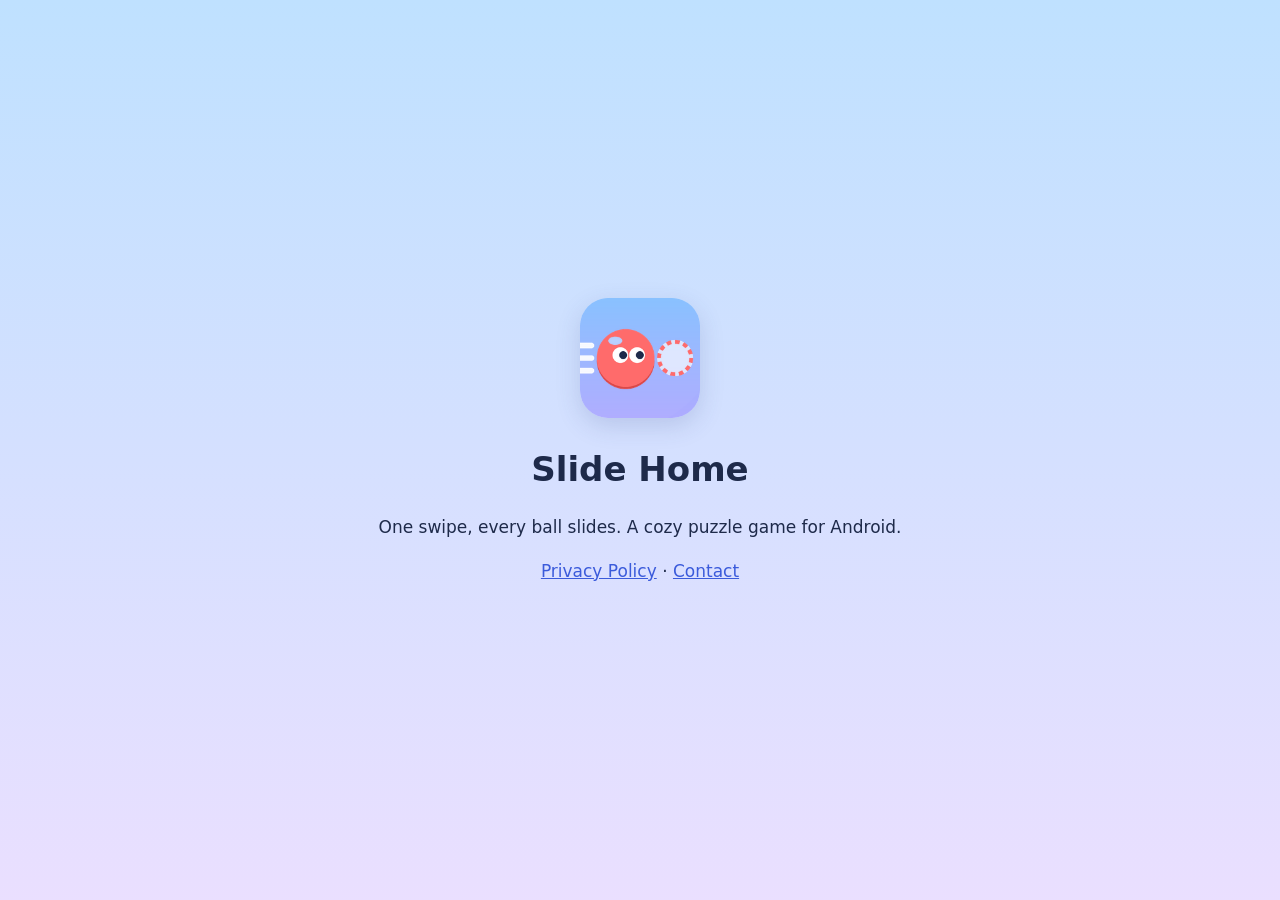
<file: index.html>
<!doctype html>
<html lang="en">
<head>
<meta charset="utf-8" />
<meta name="viewport" content="width=device-width, initial-scale=1" />
<title>Slide Home</title>
<style>
  body { margin: 0; min-height: 100vh; display: flex; align-items: center; justify-content: center; text-align: center;
    font: 17px/1.6 system-ui, -apple-system, "Segoe UI", Roboto, sans-serif; color: #1e2a4a; background: linear-gradient(#bfe1ff, #eadfff); }
  img { width: 120px; height: 120px; border-radius: 28px; box-shadow: 0 8px 24px rgba(60,80,140,.18); }
  h1 { margin: 16px 0 4px; font-size: 34px; }
  a { color: #3b5bdb; }
</style>
</head>
<body>
<main>
  <img src="icon.png" alt="Slide Home" />
  <h1>Slide Home</h1>
  <p>One swipe, every ball slides. A cozy puzzle game for Android.</p>
  <p><a href="privacy.html">Privacy Policy</a> · <a href="mailto:abdurrahmanbulut08@gmail.com">Contact</a></p>
</main>
</body>
</html>
</file>
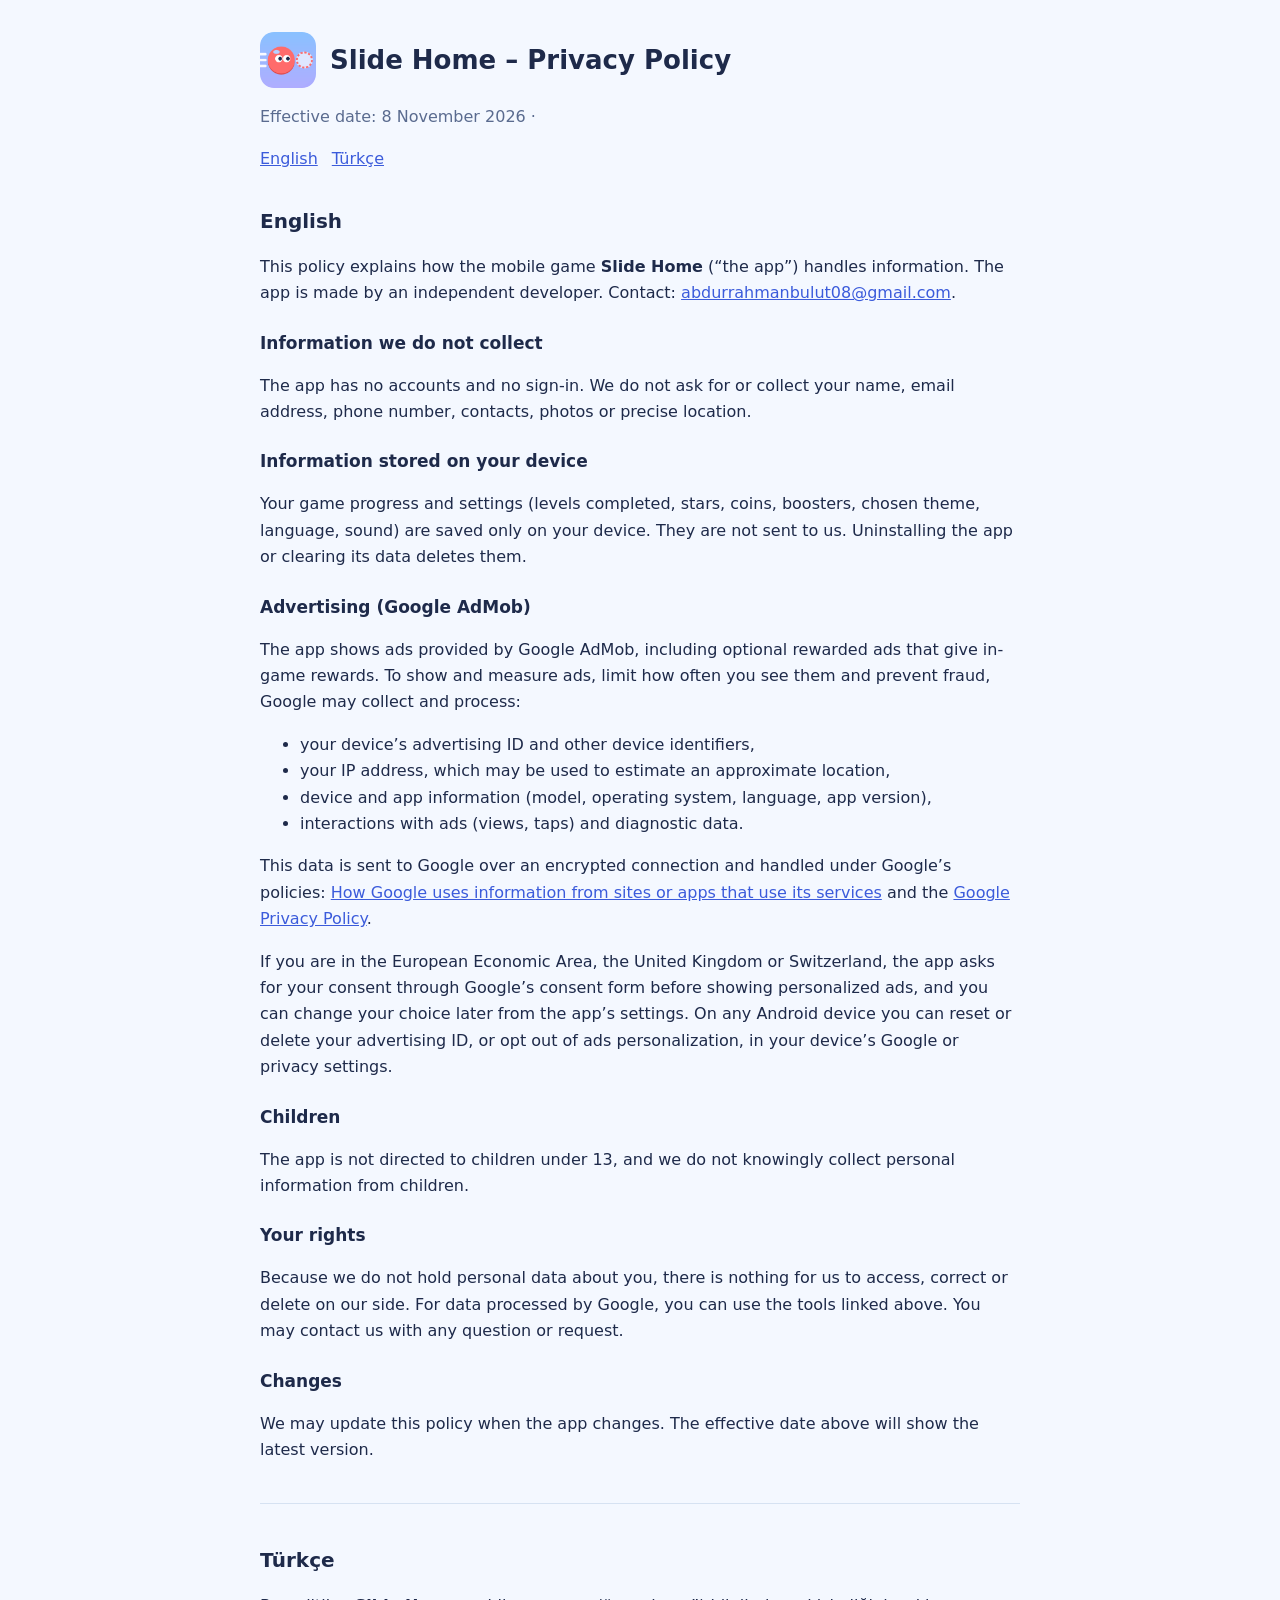
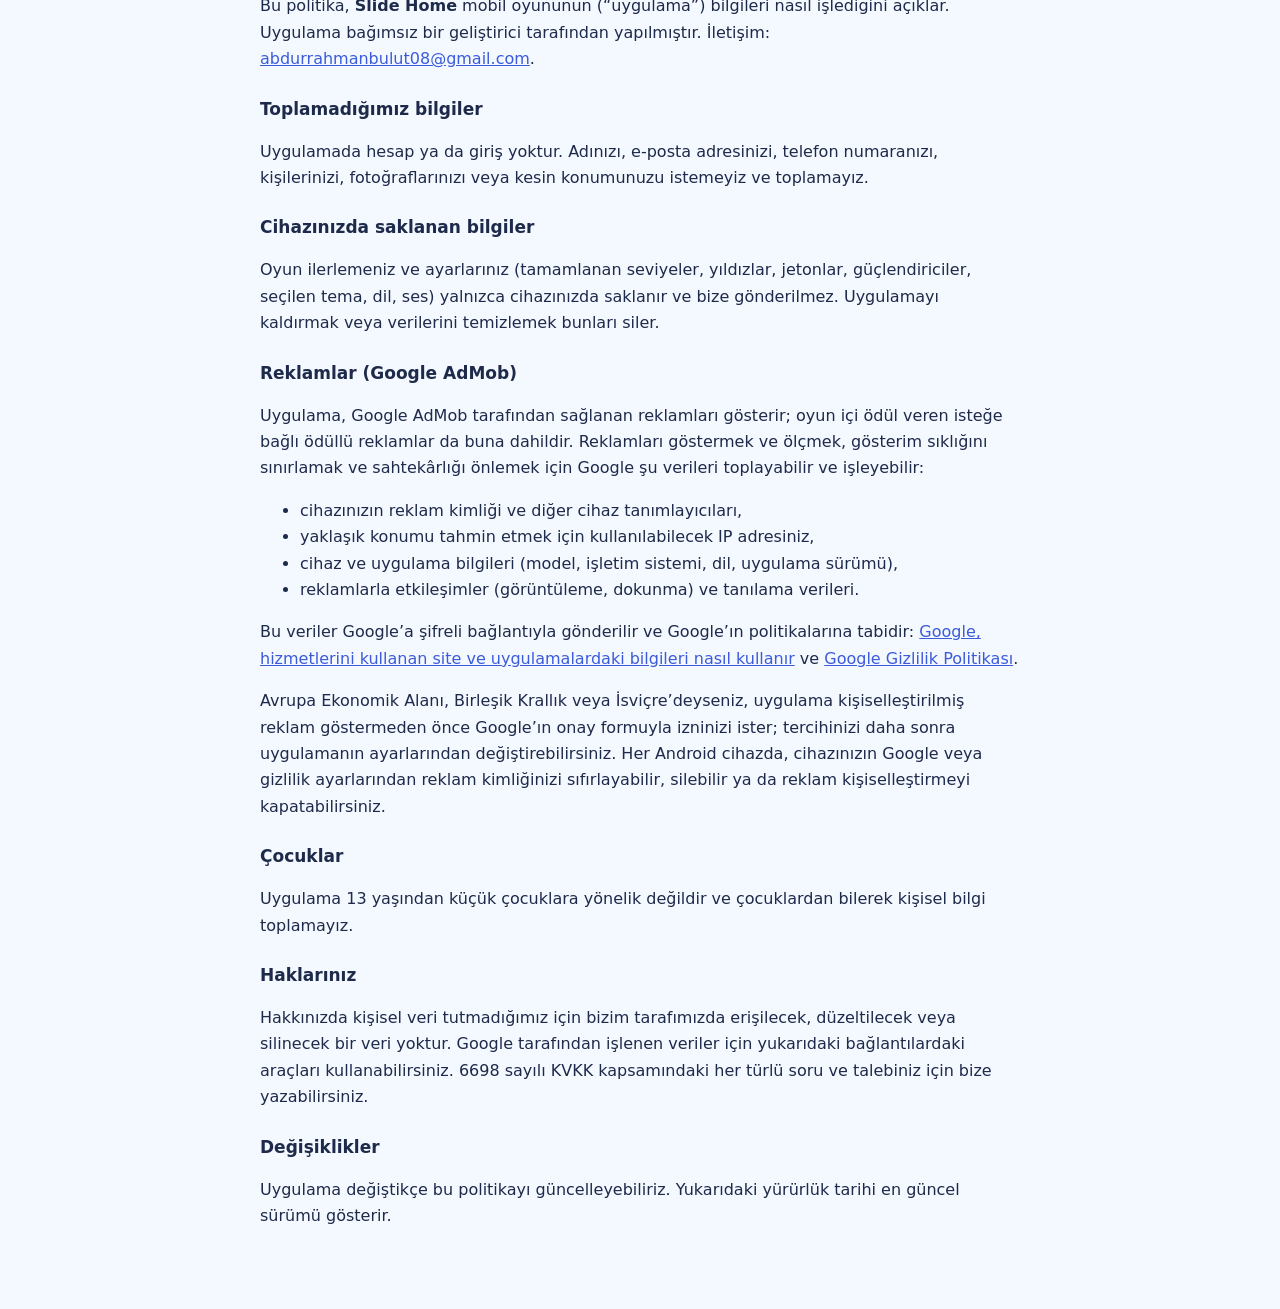
<file: privacy.html>
<!doctype html>
<html lang="en">
<head>
<meta charset="utf-8" />
<meta name="viewport" content="width=device-width, initial-scale=1" />
<title>Slide Home – Privacy Policy</title>
<style>
  body { margin: 0; font: 16px/1.65 system-ui, -apple-system, "Segoe UI", Roboto, sans-serif; color: #1e2a4a; background: #f4f8ff; }
  main { max-width: 760px; margin: 0 auto; padding: 32px 20px 64px; }
  header { display: flex; align-items: center; gap: 14px; margin-bottom: 8px; }
  header img { width: 56px; height: 56px; border-radius: 14px; }
  h1 { font-size: 26px; margin: 0; }
  h2 { font-size: 20px; margin: 32px 0 6px; }
  h3 { font-size: 17px; margin: 22px 0 4px; }
  nav a { margin-right: 14px; }
  .muted { color: #5a6b8f; }
  hr { border: 0; border-top: 1px solid #d6e2f2; margin: 40px 0; }
  a { color: #3b5bdb; }
</style>
</head>
<body>
<main>
<header><img src="icon.png" alt="" /><h1>Slide Home – Privacy Policy</h1></header>
<p class="muted">Effective date: 8 November 2026 · <nav style="display:inline"><a href="#en">English</a><a href="#tr">Türkçe</a></nav></p>

<section id="en">
<h2>English</h2>
<p>This policy explains how the mobile game <strong>Slide Home</strong> (“the app”) handles information. The app is made by an independent developer. Contact: <a href="mailto:abdurrahmanbulut08@gmail.com">abdurrahmanbulut08@gmail.com</a>.</p>

<h3>Information we do not collect</h3>
<p>The app has no accounts and no sign-in. We do not ask for or collect your name, email address, phone number, contacts, photos or precise location.</p>

<h3>Information stored on your device</h3>
<p>Your game progress and settings (levels completed, stars, coins, boosters, chosen theme, language, sound) are saved only on your device. They are not sent to us. Uninstalling the app or clearing its data deletes them.</p>

<h3>Advertising (Google AdMob)</h3>
<p>The app shows ads provided by Google AdMob, including optional rewarded ads that give in-game rewards. To show and measure ads, limit how often you see them and prevent fraud, Google may collect and process:</p>
<ul>
  <li>your device’s advertising ID and other device identifiers,</li>
  <li>your IP address, which may be used to estimate an approximate location,</li>
  <li>device and app information (model, operating system, language, app version),</li>
  <li>interactions with ads (views, taps) and diagnostic data.</li>
</ul>
<p>This data is sent to Google over an encrypted connection and handled under Google’s policies: <a href="https://policies.google.com/technologies/partner-sites">How Google uses information from sites or apps that use its services</a> and the <a href="https://policies.google.com/privacy">Google Privacy Policy</a>.</p>
<p>If you are in the European Economic Area, the United Kingdom or Switzerland, the app asks for your consent through Google’s consent form before showing personalized ads, and you can change your choice later from the app’s settings. On any Android device you can reset or delete your advertising ID, or opt out of ads personalization, in your device’s Google or privacy settings.</p>

<h3>Children</h3>
<p>The app is not directed to children under 13, and we do not knowingly collect personal information from children.</p>

<h3>Your rights</h3>
<p>Because we do not hold personal data about you, there is nothing for us to access, correct or delete on our side. For data processed by Google, you can use the tools linked above. You may contact us with any question or request.</p>

<h3>Changes</h3>
<p>We may update this policy when the app changes. The effective date above will show the latest version.</p>
</section>

<hr />

<section id="tr" lang="tr">
<h2>Türkçe</h2>
<p>Bu politika, <strong>Slide Home</strong> mobil oyununun (“uygulama”) bilgileri nasıl işlediğini açıklar. Uygulama bağımsız bir geliştirici tarafından yapılmıştır. İletişim: <a href="mailto:abdurrahmanbulut08@gmail.com">abdurrahmanbulut08@gmail.com</a>.</p>

<h3>Toplamadığımız bilgiler</h3>
<p>Uygulamada hesap ya da giriş yoktur. Adınızı, e-posta adresinizi, telefon numaranızı, kişilerinizi, fotoğraflarınızı veya kesin konumunuzu istemeyiz ve toplamayız.</p>

<h3>Cihazınızda saklanan bilgiler</h3>
<p>Oyun ilerlemeniz ve ayarlarınız (tamamlanan seviyeler, yıldızlar, jetonlar, güçlendiriciler, seçilen tema, dil, ses) yalnızca cihazınızda saklanır ve bize gönderilmez. Uygulamayı kaldırmak veya verilerini temizlemek bunları siler.</p>

<h3>Reklamlar (Google AdMob)</h3>
<p>Uygulama, Google AdMob tarafından sağlanan reklamları gösterir; oyun içi ödül veren isteğe bağlı ödüllü reklamlar da buna dahildir. Reklamları göstermek ve ölçmek, gösterim sıklığını sınırlamak ve sahtekârlığı önlemek için Google şu verileri toplayabilir ve işleyebilir:</p>
<ul>
  <li>cihazınızın reklam kimliği ve diğer cihaz tanımlayıcıları,</li>
  <li>yaklaşık konumu tahmin etmek için kullanılabilecek IP adresiniz,</li>
  <li>cihaz ve uygulama bilgileri (model, işletim sistemi, dil, uygulama sürümü),</li>
  <li>reklamlarla etkileşimler (görüntüleme, dokunma) ve tanılama verileri.</li>
</ul>
<p>Bu veriler Google’a şifreli bağlantıyla gönderilir ve Google’ın politikalarına tabidir: <a href="https://policies.google.com/technologies/partner-sites?hl=tr">Google, hizmetlerini kullanan site ve uygulamalardaki bilgileri nasıl kullanır</a> ve <a href="https://policies.google.com/privacy?hl=tr">Google Gizlilik Politikası</a>.</p>
<p>Avrupa Ekonomik Alanı, Birleşik Krallık veya İsviçre’deyseniz, uygulama kişiselleştirilmiş reklam göstermeden önce Google’ın onay formuyla izninizi ister; tercihinizi daha sonra uygulamanın ayarlarından değiştirebilirsiniz. Her Android cihazda, cihazınızın Google veya gizlilik ayarlarından reklam kimliğinizi sıfırlayabilir, silebilir ya da reklam kişiselleştirmeyi kapatabilirsiniz.</p>

<h3>Çocuklar</h3>
<p>Uygulama 13 yaşından küçük çocuklara yönelik değildir ve çocuklardan bilerek kişisel bilgi toplamayız.</p>

<h3>Haklarınız</h3>
<p>Hakkınızda kişisel veri tutmadığımız için bizim tarafımızda erişilecek, düzeltilecek veya silinecek bir veri yoktur. Google tarafından işlenen veriler için yukarıdaki bağlantılardaki araçları kullanabilirsiniz. 6698 sayılı KVKK kapsamındaki her türlü soru ve talebiniz için bize yazabilirsiniz.</p>

<h3>Değişiklikler</h3>
<p>Uygulama değiştikçe bu politikayı güncelleyebiliriz. Yukarıdaki yürürlük tarihi en güncel sürümü gösterir.</p>
</section>
</main>
</body>
</html>
</file>
